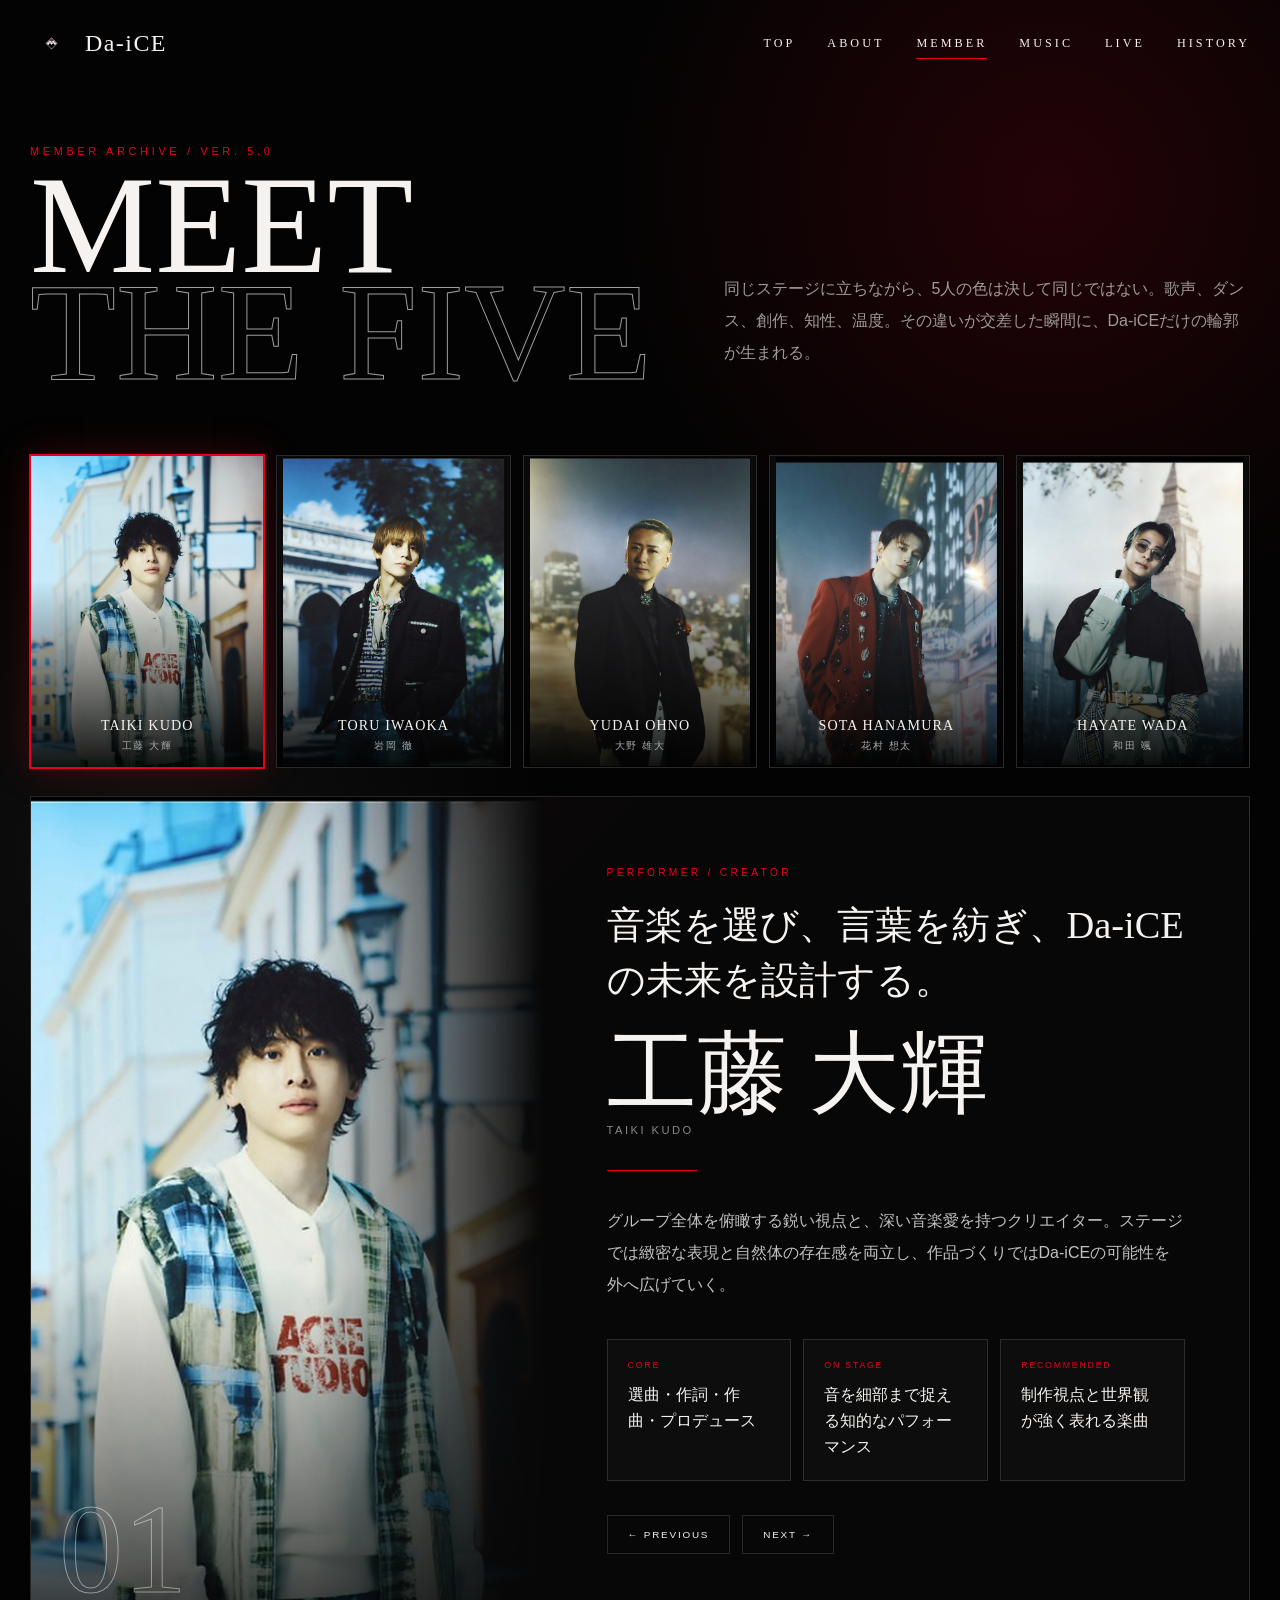
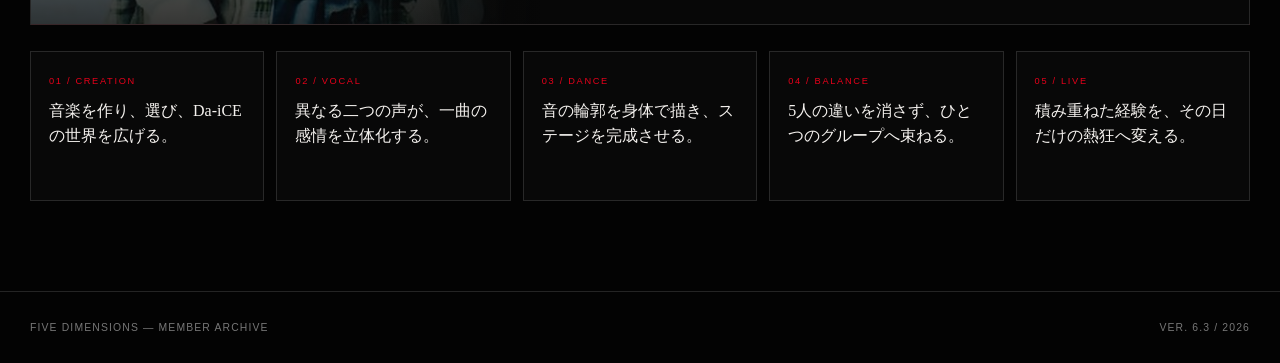
<file: members/index.html>
<!DOCTYPE html>
<html lang="ja">
<head>
  <meta charset="UTF-8">
  <meta name="viewport" content="width=device-width, initial-scale=1.0">
  <meta name="description" content="Da-iCEの5人を紹介する非公式ファンメイド・メンバーアーカイブ">
  <title>MEMBER ARCHIVE | FIVE DIMENSIONS</title>
  <link rel="stylesheet" href="../css/base.css">
  <link rel="stylesheet" href="../css/members.css">
</head>
<body>
  <nav class="site-nav scrolled">
    <div class="container nav-inner">
      <a href="../" class="nav-brand"><img src="../assets/logos/daice-symbol.png" alt=""><span>Da-iCE</span></a>
      <div class="nav-links" id="navLinks">
        <a href="../">TOP</a>
        <a href="../#about">ABOUT</a>
        <a class="active" href="./">MEMBER</a>
        <a href="../music/">MUSIC</a>
        <a href="../live/">LIVE</a>
        <a href="../#history">HISTORY</a>
      </div>
      <button class="menu-btn" id="menuBtn" aria-label="メニュー"><span></span><span></span><span></span></button>
    </div>
  </nav>

  <main class="members-page">
    <div class="container">
      <header class="members-hero reveal">
        <div>
          <div class="eyebrow">MEMBER ARCHIVE / VER. 5.0</div>
          <h1>MEET<br><span>THE FIVE</span></h1>
        </div>
        <p class="members-intro">同じステージに立ちながら、5人の色は決して同じではない。歌声、ダンス、創作、知性、温度。その違いが交差した瞬間に、Da-iCEだけの輪郭が生まれる。</p>
      </header>

      <section class="member-selector reveal">
        <button class="selector-card active" data-key="taiki">
          <img src="../assets/members-hq/taiki.jpg" alt="工藤大輝">
          <span class="selector-meta"><strong>TAIKI KUDO</strong><span>工藤 大輝</span></span>
        </button>
        <button class="selector-card" data-key="toru">
          <img src="../assets/members-hq/toru.jpg" alt="岩岡徹">
          <span class="selector-meta"><strong>TORU IWAOKA</strong><span>岩岡 徹</span></span>
        </button>
        <button class="selector-card" data-key="yudai">
          <img src="../assets/members-hq/yudai.jpg" alt="大野雄大">
          <span class="selector-meta"><strong>YUDAI OHNO</strong><span>大野 雄大</span></span>
        </button>
        <button class="selector-card" data-key="sota">
          <img src="../assets/members-hq/sota.jpg" alt="花村想太">
          <span class="selector-meta"><strong>SOTA HANAMURA</strong><span>花村 想太</span></span>
        </button>
        <button class="selector-card" data-key="hayate">
          <img src="../assets/members-hq/hayate.jpg" alt="和田颯">
          <span class="selector-meta"><strong>HAYATE WADA</strong><span>和田 颯</span></span>
        </button>
      </section>

      <section class="member-stage reveal" id="memberStage">
        <div class="stage-photo">
          <img id="stagePhoto" src="../assets/members-hq/taiki.jpg" alt="工藤大輝">
          <div class="stage-number" id="stageNumber">01</div>
        </div>
        <div class="stage-content">
          <div class="stage-role" id="stageRole">PERFORMER / CREATOR</div>
          <div class="stage-catch" id="stageCatch"></div>
          <h2 class="stage-name" id="stageName"></h2>
          <div class="stage-en" id="stageEn"></div>
          <div class="stage-divider"></div>
          <p class="stage-text" id="stageText"></p>

          <div class="stage-grid">
            <div class="stage-box"><small>CORE</small><strong id="stageCore"></strong></div>
            <div class="stage-box"><small>ON STAGE</small><strong id="stagePerformance"></strong></div>
            <div class="stage-box"><small>RECOMMENDED</small><strong id="stageRecommended"></strong></div>
          </div>

          <div class="stage-nav">
            <button id="stagePrev">← PREVIOUS</button>
            <button id="stageNext">NEXT →</button>
          </div>
        </div>
      </section>

      <section class="member-values reveal">
        <div class="value-card"><span>01 / CREATION</span><strong>音楽を作り、選び、Da-iCEの世界を広げる。</strong></div>
        <div class="value-card"><span>02 / VOCAL</span><strong>異なる二つの声が、一曲の感情を立体化する。</strong></div>
        <div class="value-card"><span>03 / DANCE</span><strong>音の輪郭を身体で描き、ステージを完成させる。</strong></div>
        <div class="value-card"><span>04 / BALANCE</span><strong>5人の違いを消さず、ひとつのグループへ束ねる。</strong></div>
        <div class="value-card"><span>05 / LIVE</span><strong>積み重ねた経験を、その日だけの熱狂へ変える。</strong></div>
      </section>
    </div>
  </main>

  <footer>
    <div class="container footer-inner">
      <span>FIVE DIMENSIONS — MEMBER ARCHIVE</span>
      <span>VER. 6.3 / 2026</span>
    </div>
  </footer>

  <script src="../js/main.js"></script>
  <script src="../js/members-page.js"></script>
</body>
</html>
</file>
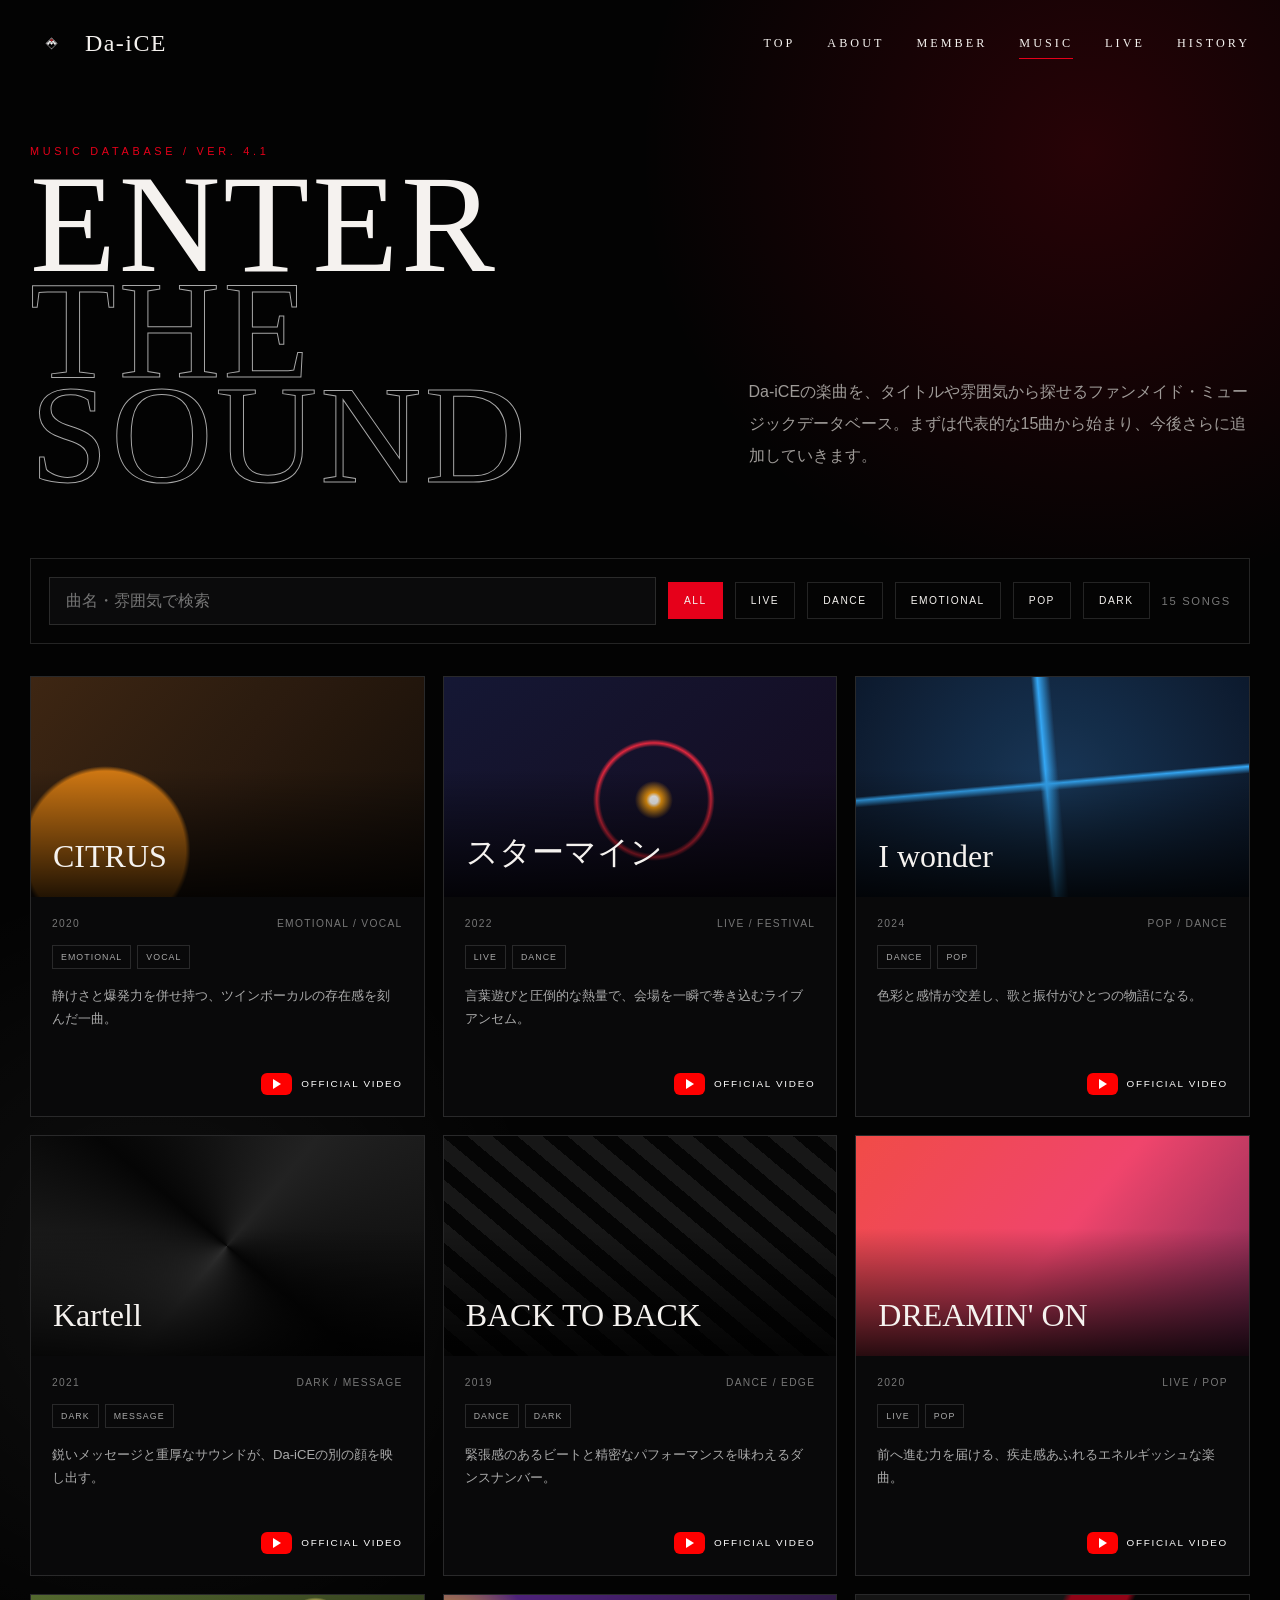
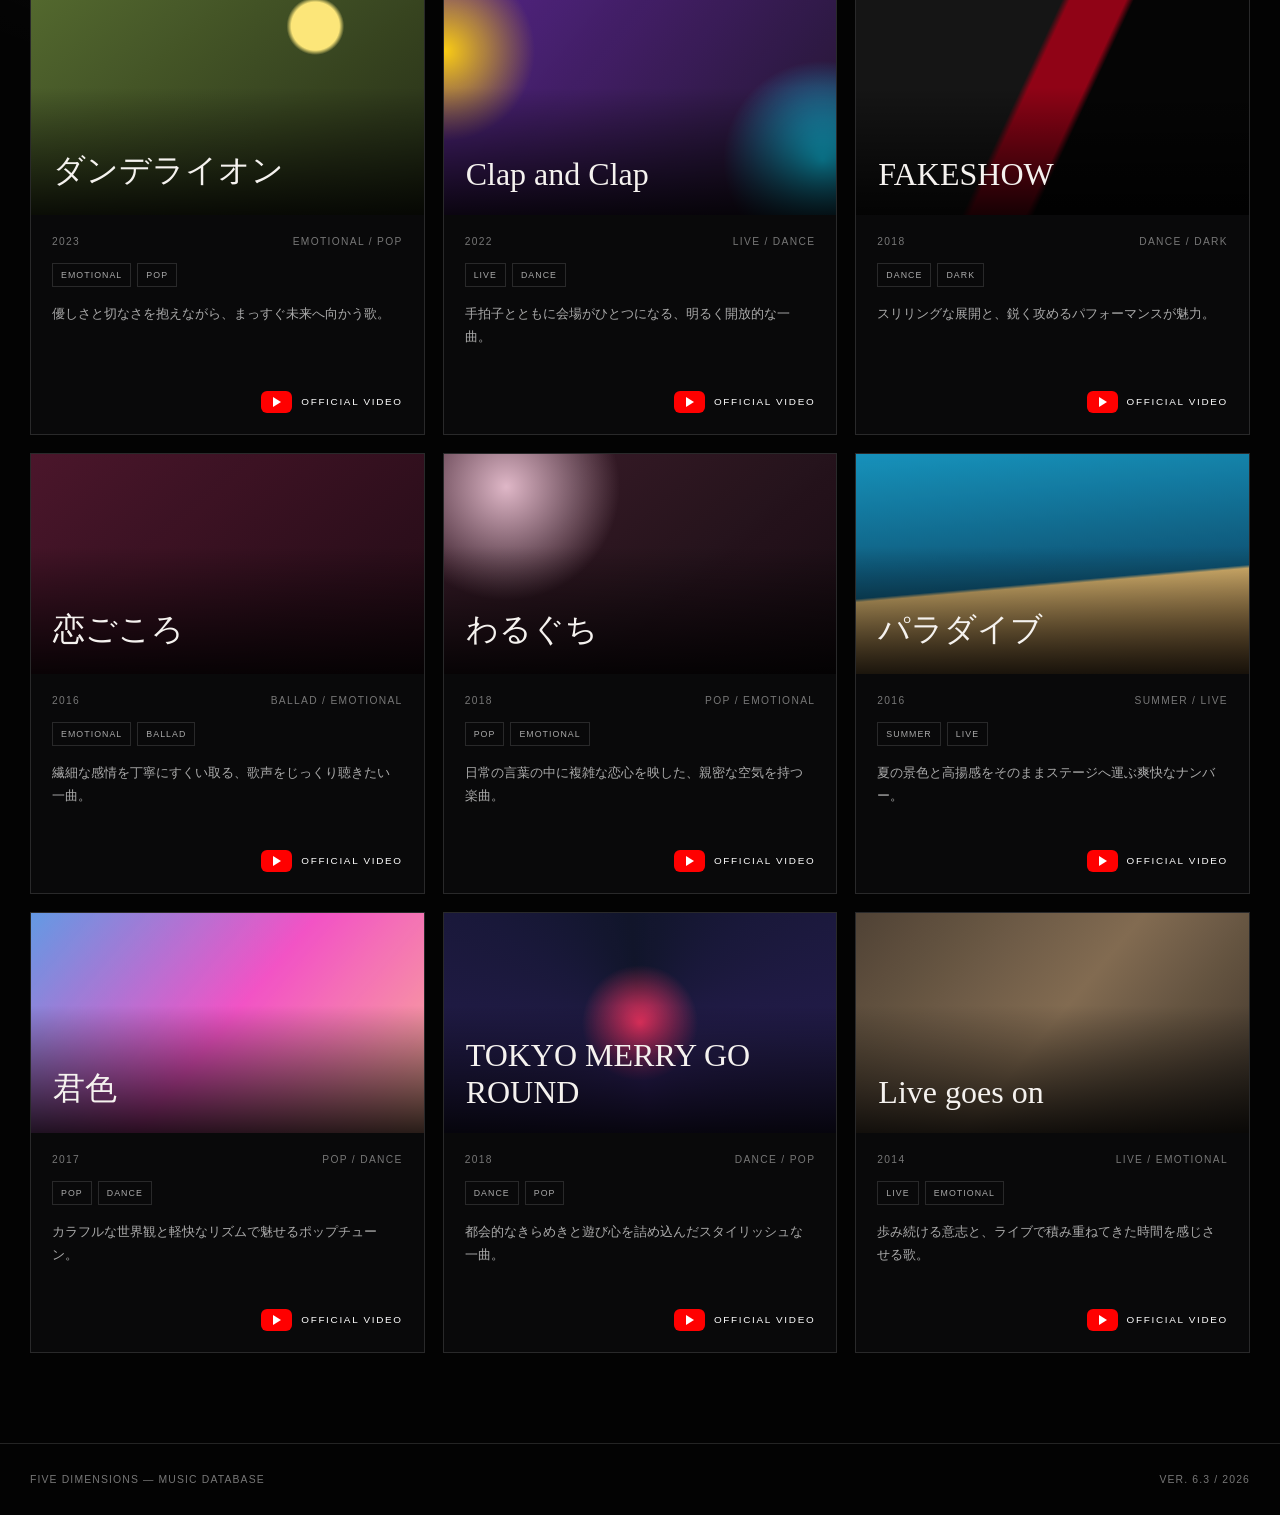
<file: music/index.html>
<!DOCTYPE html>
<html lang="ja">
<head>
  <meta charset="UTF-8">
  <meta name="viewport" content="width=device-width, initial-scale=1.0">
  <meta name="description" content="Da-iCE楽曲を検索・分類して楽しむ非公式ファンデータベース">
  <title>MUSIC DATABASE | FIVE DIMENSIONS</title>
  <link rel="stylesheet" href="../css/base.css">
  <link rel="stylesheet" href="../css/music.css">
</head>
<body>
  <nav class="site-nav scrolled">
    <div class="container nav-inner">
      <a href="../" class="nav-brand"><img src="../assets/logos/daice-symbol.png" alt=""><span>Da-iCE</span></a>
      <div class="nav-links" id="navLinks">
        <a href="../">TOP</a><a href="../#about">ABOUT</a><a href="../members/">MEMBER</a>
        <a class="active" href="./">MUSIC</a><a href="../live/">LIVE</a><a href="../#history">HISTORY</a>
      </div>
      <button class="menu-btn" id="menuBtn" aria-label="メニュー"><span></span><span></span><span></span></button>
    </div>
  </nav>

  <main class="music-page">
    <div class="container">
      <header class="music-hero reveal">
        <div><div class="eyebrow">MUSIC DATABASE / VER. 4.1</div><h1>ENTER<br><span>THE SOUND</span></h1></div>
        <p class="music-intro">Da-iCEの楽曲を、タイトルや雰囲気から探せるファンメイド・ミュージックデータベース。まずは代表的な15曲から始まり、今後さらに追加していきます。</p>
      </header>

      <section class="music-tools">
        <input id="songSearch" class="music-search" type="search" placeholder="曲名・雰囲気で検索">
        <button class="filter-btn active" data-filter="all">ALL</button>
        <button class="filter-btn" data-filter="live">LIVE</button>
        <button class="filter-btn" data-filter="dance">DANCE</button>
        <button class="filter-btn" data-filter="emotional">EMOTIONAL</button>
        <button class="filter-btn" data-filter="pop">POP</button>
        <button class="filter-btn" data-filter="dark">DARK</button>
        <span class="song-count" id="songCount">15 SONGS</span>
      </section>

      <div class="song-grid">
        <article class="song-card reveal" data-title="CITRUS" data-tags="emotional vocal">
      <div class="song-art" style="--art:radial-gradient(circle at 30% 65%,#d97706 0 16%,transparent 17%),linear-gradient(135deg,#4c2d13,#090706)"><h2>CITRUS</h2></div>
      <div class="song-info">
        <div class="song-meta"><span>2020</span><span>EMOTIONAL / VOCAL</span></div>
        <div class="song-tags"><span>EMOTIONAL</span><span>VOCAL</span></div>
        <p class="song-copy">静けさと爆発力を併せ持つ、ツインボーカルの存在感を刻んだ一曲。</p>
        <div class="song-actions"><span></span><a class="youtube-link" href="https://www.youtube.com/watch?v=ye1YacA8HvE" target="_blank" rel="noopener"><span class="youtube-icon"></span>OFFICIAL VIDEO</a></div>
      </div>
    </article><article class="song-card reveal" data-title="スターマイン" data-tags="live dance">
      <div class="song-art" style="--art:radial-gradient(circle at 52% 54%,#fff 0 1%,#ff9d00 2%,transparent 5%),radial-gradient(circle at 52% 54%,transparent 0 14%,#ef233c 15%,transparent 16%),linear-gradient(145deg,#151b3e,#140719)"><h2>スターマイン</h2></div>
      <div class="song-info">
        <div class="song-meta"><span>2022</span><span>LIVE / FESTIVAL</span></div>
        <div class="song-tags"><span>LIVE</span><span>DANCE</span></div>
        <p class="song-copy">言葉遊びと圧倒的な熱量で、会場を一瞬で巻き込むライブアンセム。</p>
        <div class="song-actions"><span></span><a class="youtube-link" href="https://www.youtube.com/watch?v=YB_St-YN3Y8" target="_blank" rel="noopener"><span class="youtube-icon"></span>OFFICIAL VIDEO</a></div>
      </div>
    </article><article class="song-card reveal" data-title="I wonder" data-tags="dance pop">
      <div class="song-art" style="--art:linear-gradient(90deg,transparent 48%,#2aa9ff 49%,transparent 51%),linear-gradient(transparent 48%,#2aa9ff 49%,transparent 51%),radial-gradient(circle,#15375c,#050713)"><h2>I wonder</h2></div>
      <div class="song-info">
        <div class="song-meta"><span>2024</span><span>POP / DANCE</span></div>
        <div class="song-tags"><span>DANCE</span><span>POP</span></div>
        <p class="song-copy">色彩と感情が交差し、歌と振付がひとつの物語になる。</p>
        <div class="song-actions"><span></span><a class="youtube-link" href="https://www.youtube.com/results?search_query=Da-iCE+I+wonder+official" target="_blank" rel="noopener"><span class="youtube-icon"></span>OFFICIAL VIDEO</a></div>
      </div>
    </article><article class="song-card reveal" data-title="Kartell" data-tags="dark message">
      <div class="song-art" style="--art:conic-gradient(from 45deg,#222,#060606,#353535,#050505,#222)"><h2>Kartell</h2></div>
      <div class="song-info">
        <div class="song-meta"><span>2021</span><span>DARK / MESSAGE</span></div>
        <div class="song-tags"><span>DARK</span><span>MESSAGE</span></div>
        <p class="song-copy">鋭いメッセージと重厚なサウンドが、Da-iCEの別の顔を映し出す。</p>
        <div class="song-actions"><span></span><a class="youtube-link" href="https://www.youtube.com/results?search_query=Da-iCE+Kartell+official" target="_blank" rel="noopener"><span class="youtube-icon"></span>OFFICIAL VIDEO</a></div>
      </div>
    </article><article class="song-card reveal" data-title="BACK TO BACK" data-tags="dance dark">
      <div class="song-art" style="--art:repeating-linear-gradient(45deg,#171717 0 14px,#050505 14px 28px)"><h2>BACK TO BACK</h2></div>
      <div class="song-info">
        <div class="song-meta"><span>2019</span><span>DANCE / EDGE</span></div>
        <div class="song-tags"><span>DANCE</span><span>DARK</span></div>
        <p class="song-copy">緊張感のあるビートと精密なパフォーマンスを味わえるダンスナンバー。</p>
        <div class="song-actions"><span></span><a class="youtube-link" href="https://www.youtube.com/results?search_query=Da-iCE+BACK+TO+BACK+official" target="_blank" rel="noopener"><span class="youtube-icon"></span>OFFICIAL VIDEO</a></div>
      </div>
    </article><article class="song-card reveal" data-title="DREAMIN' ON" data-tags="live pop">
      <div class="song-art" style="--art:linear-gradient(135deg,#ff4b2b,#ff416c,#35164a)"><h2>DREAMIN' ON</h2></div>
      <div class="song-info">
        <div class="song-meta"><span>2020</span><span>LIVE / POP</span></div>
        <div class="song-tags"><span>LIVE</span><span>POP</span></div>
        <p class="song-copy">前へ進む力を届ける、疾走感あふれるエネルギッシュな楽曲。</p>
        <div class="song-actions"><span></span><a class="youtube-link" href="https://www.youtube.com/results?search_query=Da-iCE+DREAMIN+ON+official" target="_blank" rel="noopener"><span class="youtube-icon"></span>OFFICIAL VIDEO</a></div>
      </div>
    </article><article class="song-card reveal" data-title="ダンデライオン" data-tags="emotional pop">
      <div class="song-art" style="--art:radial-gradient(circle at 65% 30%,#ffe66d 0 5%,transparent 6%),linear-gradient(145deg,#5f7a2f,#171d0e)"><h2>ダンデライオン</h2></div>
      <div class="song-info">
        <div class="song-meta"><span>2023</span><span>EMOTIONAL / POP</span></div>
        <div class="song-tags"><span>EMOTIONAL</span><span>POP</span></div>
        <p class="song-copy">優しさと切なさを抱えながら、まっすぐ未来へ向かう歌。</p>
        <div class="song-actions"><span></span><a class="youtube-link" href="https://www.youtube.com/results?search_query=Da-iCE+ダンデライオン+official" target="_blank" rel="noopener"><span class="youtube-icon"></span>OFFICIAL VIDEO</a></div>
      </div>
    </article><article class="song-card reveal" data-title="Clap and Clap" data-tags="live dance">
      <div class="song-art" style="--art:radial-gradient(circle at 20% 30%,#ffcc00,transparent 16%),radial-gradient(circle at 78% 70%,#00d4ff,transparent 18%),linear-gradient(135deg,#6725aa,#111)"><h2>Clap and Clap</h2></div>
      <div class="song-info">
        <div class="song-meta"><span>2022</span><span>LIVE / DANCE</span></div>
        <div class="song-tags"><span>LIVE</span><span>DANCE</span></div>
        <p class="song-copy">手拍子とともに会場がひとつになる、明るく開放的な一曲。</p>
        <div class="song-actions"><span></span><a class="youtube-link" href="https://www.youtube.com/results?search_query=Da-iCE+Clap+and+Clap+official" target="_blank" rel="noopener"><span class="youtube-icon"></span>OFFICIAL VIDEO</a></div>
      </div>
    </article><article class="song-card reveal" data-title="FAKESHOW" data-tags="dance dark">
      <div class="song-art" style="--art:linear-gradient(120deg,#151515 0 45%,#9c0015 46% 53%,#050505 54%)"><h2>FAKESHOW</h2></div>
      <div class="song-info">
        <div class="song-meta"><span>2018</span><span>DANCE / DARK</span></div>
        <div class="song-tags"><span>DANCE</span><span>DARK</span></div>
        <p class="song-copy">スリリングな展開と、鋭く攻めるパフォーマンスが魅力。</p>
        <div class="song-actions"><span></span><a class="youtube-link" href="https://www.youtube.com/results?search_query=Da-iCE+FAKESHOW+official" target="_blank" rel="noopener"><span class="youtube-icon"></span>OFFICIAL VIDEO</a></div>
      </div>
    </article><article class="song-card reveal" data-title="恋ごころ" data-tags="emotional ballad">
      <div class="song-art" style="--art:linear-gradient(145deg,#5b1832,#170710)"><h2>恋ごころ</h2></div>
      <div class="song-info">
        <div class="song-meta"><span>2016</span><span>BALLAD / EMOTIONAL</span></div>
        <div class="song-tags"><span>EMOTIONAL</span><span>BALLAD</span></div>
        <p class="song-copy">繊細な感情を丁寧にすくい取る、歌声をじっくり聴きたい一曲。</p>
        <div class="song-actions"><span></span><a class="youtube-link" href="https://www.youtube.com/results?search_query=Da-iCE+恋ごころ+official" target="_blank" rel="noopener"><span class="youtube-icon"></span>OFFICIAL VIDEO</a></div>
      </div>
    </article><article class="song-card reveal" data-title="わるぐち" data-tags="pop emotional">
      <div class="song-art" style="--art:radial-gradient(circle at 30% 25%,#e2b6c8,transparent 22%),linear-gradient(145deg,#4a2034,#0b0709)"><h2>わるぐち</h2></div>
      <div class="song-info">
        <div class="song-meta"><span>2018</span><span>POP / EMOTIONAL</span></div>
        <div class="song-tags"><span>POP</span><span>EMOTIONAL</span></div>
        <p class="song-copy">日常の言葉の中に複雑な恋心を映した、親密な空気を持つ楽曲。</p>
        <div class="song-actions"><span></span><a class="youtube-link" href="https://www.youtube.com/results?search_query=Da-iCE+わるぐち+official" target="_blank" rel="noopener"><span class="youtube-icon"></span>OFFICIAL VIDEO</a></div>
      </div>
    </article><article class="song-card reveal" data-title="パラダイブ" data-tags="summer live">
      <div class="song-art" style="--art:linear-gradient(#0caadc,#085579 55%,#e7bc6b 56%,#6c431f)"><h2>パラダイブ</h2></div>
      <div class="song-info">
        <div class="song-meta"><span>2016</span><span>SUMMER / LIVE</span></div>
        <div class="song-tags"><span>SUMMER</span><span>LIVE</span></div>
        <p class="song-copy">夏の景色と高揚感をそのままステージへ運ぶ爽快なナンバー。</p>
        <div class="song-actions"><span></span><a class="youtube-link" href="https://www.youtube.com/results?search_query=Da-iCE+パラダイブ+official" target="_blank" rel="noopener"><span class="youtube-icon"></span>OFFICIAL VIDEO</a></div>
      </div>
    </article><article class="song-card reveal" data-title="君色" data-tags="pop dance">
      <div class="song-art" style="--art:linear-gradient(135deg,#00c6ff,#ff4ecd,#ffe66d)"><h2>君色</h2></div>
      <div class="song-info">
        <div class="song-meta"><span>2017</span><span>POP / DANCE</span></div>
        <div class="song-tags"><span>POP</span><span>DANCE</span></div>
        <p class="song-copy">カラフルな世界観と軽快なリズムで魅せるポップチューン。</p>
        <div class="song-actions"><span></span><a class="youtube-link" href="https://www.youtube.com/results?search_query=Da-iCE+君色+official" target="_blank" rel="noopener"><span class="youtube-icon"></span>OFFICIAL VIDEO</a></div>
      </div>
    </article><article class="song-card reveal" data-title="TOKYO MERRY GO ROUND" data-tags="dance pop">
      <div class="song-art" style="--art:radial-gradient(circle at 50% 50%,#ff2e63,transparent 16%),conic-gradient(#10152c,#302067,#10152c)"><h2>TOKYO MERRY GO ROUND</h2></div>
      <div class="song-info">
        <div class="song-meta"><span>2018</span><span>DANCE / POP</span></div>
        <div class="song-tags"><span>DANCE</span><span>POP</span></div>
        <p class="song-copy">都会的なきらめきと遊び心を詰め込んだスタイリッシュな一曲。</p>
        <div class="song-actions"><span></span><a class="youtube-link" href="https://www.youtube.com/results?search_query=Da-iCE+TOKYO+MERRY+GO+ROUND+official" target="_blank" rel="noopener"><span class="youtube-icon"></span>OFFICIAL VIDEO</a></div>
      </div>
    </article><article class="song-card reveal" data-title="Live goes on" data-tags="live emotional">
      <div class="song-art" style="--art:linear-gradient(135deg,#332b24,#846b4e,#111)"><h2>Live goes on</h2></div>
      <div class="song-info">
        <div class="song-meta"><span>2014</span><span>LIVE / EMOTIONAL</span></div>
        <div class="song-tags"><span>LIVE</span><span>EMOTIONAL</span></div>
        <p class="song-copy">歩み続ける意志と、ライブで積み重ねてきた時間を感じさせる歌。</p>
        <div class="song-actions"><span></span><a class="youtube-link" href="https://www.youtube.com/results?search_query=Da-iCE+Live+goes+on+official" target="_blank" rel="noopener"><span class="youtube-icon"></span>OFFICIAL VIDEO</a></div>
      </div>
    </article>
      </div>
      <div class="no-results" id="noResults">条件に一致する楽曲が見つかりませんでした。</div>
    </div>
  </main>

  <footer><div class="container footer-inner"><span>FIVE DIMENSIONS — MUSIC DATABASE</span><span>VER. 6.3 / 2026</span></div></footer>
  <script src="../js/main.js"></script>
  <script src="../js/music.js"></script>
</body>
</html>
</file>
<file: css/base.css>
:root{
  --bg:#030303;
  --panel:#0b0b0c;
  --panel-2:#111113;
  --text:#f5f2ef;
  --muted:#9f9b98;
  --line:rgba(255,255,255,.13);
  --red:#e6001a;
  --red-soft:rgba(230,0,26,.24);
  --serif:"Times New Roman","Yu Mincho","Hiragino Mincho ProN",serif;
  --sans:Inter,"Helvetica Neue","Noto Sans JP",Arial,sans-serif;
}
*{box-sizing:border-box}
html{scroll-behavior:smooth}
body{
  margin:0;
  background:var(--bg);
  color:var(--text);
  font-family:var(--sans);
  overflow-x:hidden;
}
body.lock{overflow:hidden}
a{color:inherit;text-decoration:none}
button,input{font:inherit}
button{color:inherit}
img{display:block;max-width:100%}
::selection{background:var(--red);color:#fff}
.container{width:min(1220px,calc(100% - 42px));margin:auto}
.section{padding:110px 0;position:relative}
.eyebrow{font-size:.68rem;letter-spacing:.34em;color:var(--red);text-transform:uppercase}
.section-title{
  font-family:var(--serif);
  font-size:clamp(2.8rem,7vw,6.4rem);
  font-weight:400;line-height:.9;letter-spacing:.07em;margin:15px 0 0
}
.section-head{display:flex;align-items:end;justify-content:space-between;gap:45px;margin-bottom:48px}
.lead{max-width:560px;color:var(--muted);line-height:2;font-size:.94rem}
.reveal{opacity:0;transform:translateY(34px);transition:opacity .85s,transform .85s}
.reveal.show{opacity:1;transform:none}

/* Navigation */
.site-nav{
  position:fixed;top:0;left:0;right:0;z-index:100;
  border-bottom:1px solid transparent;transition:.3s;
}
.site-nav.scrolled{
  background:rgba(2,2,2,.9);backdrop-filter:blur(15px);
  border-color:var(--line);
}
.nav-inner{height:86px;display:flex;align-items:center;justify-content:space-between}
.nav-brand{display:flex;align-items:center;gap:12px}
.nav-brand img{width:43px;height:43px;object-fit:contain}
.nav-brand span{font-family:var(--serif);font-size:1.5rem;letter-spacing:.06em}
.nav-links{display:flex;align-items:center;gap:32px}
.nav-links a{
  font-family:var(--serif);font-size:.76rem;letter-spacing:.25em;
  position:relative;padding:8px 0;
}
.nav-links a::after{
  content:"";position:absolute;left:0;bottom:0;width:0;height:1px;
  background:var(--red);transition:.25s;
}
.nav-links a:hover::after,.nav-links a.active::after{width:100%}
.menu-btn{display:none;background:none;border:0;width:40px;height:40px;position:relative;cursor:pointer}
.menu-btn span{position:absolute;left:7px;width:26px;height:1px;background:#fff;transition:.3s}
.menu-btn span:nth-child(1){top:13px}.menu-btn span:nth-child(2){top:20px}.menu-btn span:nth-child(3){top:27px}
.menu-btn.open span:nth-child(1){transform:translateY(7px) rotate(45deg)}
.menu-btn.open span:nth-child(2){opacity:0}
.menu-btn.open span:nth-child(3){transform:translateY(-7px) rotate(-45deg)}

footer{padding:30px 0;border-top:1px solid var(--line);font-size:.65rem;color:#777;letter-spacing:.11em}
.footer-inner{display:flex;justify-content:space-between;gap:20px}

@media(max-width:820px){
  .section-head{align-items:flex-start;flex-direction:column}
}
@media(max-width:720px){
  .container{width:min(100% - 24px,1220px)}
  .section{padding:84px 0}
  .nav-links{
    position:fixed;inset:86px 0 auto 0;background:rgba(2,2,2,.98);
    border-bottom:1px solid var(--line);display:flex;flex-direction:column;
    gap:0;transform:translateY(-130%);transition:.35s;
  }
  .nav-links.open{transform:none}
  .nav-links a{width:100%;padding:22px;text-align:center;border-top:1px solid var(--line)}
  .menu-btn{display:block}
  .footer-inner{flex-direction:column}
}
</file>
<file: css/members.css>
.members-page{
  min-height:100svh;
  padding:145px 0 90px;
  background:
    radial-gradient(circle at 82% 10%,rgba(230,0,26,.14),transparent 28rem),
    radial-gradient(circle at 12% 45%,rgba(255,255,255,.05),transparent 25rem),
    #030303;
}
.members-hero{
  display:grid;
  grid-template-columns:1.1fr .9fr;
  gap:50px;
  align-items:end;
  margin-bottom:70px;
}
.members-hero h1{
  margin:14px 0 0;
  font-family:var(--serif);
  font-size:clamp(4rem,11vw,10rem);
  font-weight:400;
  line-height:.76;
}
.members-hero h1 span{
  display:block;
  color:transparent;
  -webkit-text-stroke:1px rgba(255,255,255,.62);
}
.members-intro{
  max-width:560px;
  color:var(--muted);
  line-height:2;
}
.member-selector{
  display:grid;
  grid-template-columns:repeat(5,1fr);
  gap:12px;
  margin-bottom:28px;
}
.selector-card{
  position:relative;
  aspect-ratio:3/4;
  overflow:hidden;
  border:1px solid var(--line);
  background:#0a0a0a;
  cursor:pointer;
  transition:.3s;
}
.selector-card::after{
  content:"";
  position:absolute;
  inset:0;
  background:linear-gradient(to top,rgba(0,0,0,.92),transparent 60%);
}
.selector-card img{
  width:100%;
  height:100%;
  object-fit:cover;
  object-position:center top;
  transition:.4s;
}
.selector-card:hover img,
.selector-card.active img{
  transform:scale(1.055);
}
.selector-card.active{
  border-color:var(--accent,#e6001a);
  box-shadow:0 0 0 1px var(--accent,#e6001a),0 0 35px color-mix(in srgb,var(--accent,#e6001a) 25%,transparent);
}
.selector-meta{
  position:absolute;
  z-index:2;
  left:15px;
  right:15px;
  bottom:14px;
}
.selector-meta strong{
  display:block;
  font-family:var(--serif);
  font-weight:400;
  font-size:.88rem;
  letter-spacing:.08em;
}
.selector-meta span{
  display:block;
  margin-top:5px;
  color:#aaa;
  font-size:.62rem;
  letter-spacing:.16em;
}
.member-stage{
  --accent:#e6001a;
  display:grid;
  grid-template-columns:minmax(330px,42%) 1fr;
  min-height:680px;
  border:1px solid var(--line);
  background:
    linear-gradient(135deg,color-mix(in srgb,var(--accent) 9%,transparent),transparent 32%),
    #070707;
  overflow:hidden;
}
.stage-photo{
  position:relative;
  min-height:680px;
  overflow:hidden;
}
.stage-photo img{
  width:100%;
  height:100%;
  object-fit:cover;
  object-position:center top;
}
.stage-photo::after{
  content:"";
  position:absolute;
  inset:0;
  background:
    linear-gradient(90deg,transparent 55%,#070707 100%),
    linear-gradient(to top,rgba(0,0,0,.78),transparent 43%);
}
.stage-number{
  position:absolute;
  z-index:2;
  left:28px;
  bottom:24px;
  font-family:var(--serif);
  font-size:clamp(5rem,10vw,9rem);
  line-height:.8;
  color:transparent;
  -webkit-text-stroke:1px rgba(255,255,255,.45);
}
.stage-content{
  padding:70px clamp(32px,5vw,75px);
  display:flex;
  flex-direction:column;
  justify-content:center;
}
.stage-role{
  color:var(--accent);
  font-size:.64rem;
  letter-spacing:.32em;
}
.stage-catch{
  margin:20px 0 26px;
  font-family:var(--serif);
  font-size:clamp(1.5rem,3vw,2.7rem);
  line-height:1.45;
}
.stage-name{
  margin:0;
  font-family:var(--serif);
  font-size:clamp(3.4rem,7vw,7rem);
  font-weight:400;
  line-height:.88;
}
.stage-en{
  margin-top:10px;
  color:#888;
  font-size:.7rem;
  letter-spacing:.22em;
}
.stage-divider{
  width:90px;
  height:1px;
  background:var(--accent);
  margin:34px 0;
}
.stage-text{
  max-width:760px;
  margin:0;
  color:#c2c2c2;
  line-height:2;
}
.stage-grid{
  display:grid;
  grid-template-columns:repeat(3,1fr);
  gap:12px;
  margin-top:38px;
}
.stage-box{
  min-height:138px;
  border:1px solid var(--line);
  padding:20px;
  background:rgba(255,255,255,.025);
}
.stage-box small{
  display:block;
  margin-bottom:12px;
  color:var(--accent);
  font-size:.55rem;
  letter-spacing:.2em;
}
.stage-box strong{
  font-family:var(--serif);
  font-size:1.02rem;
  font-weight:400;
  line-height:1.6;
}
.stage-nav{
  display:flex;
  gap:12px;
  margin-top:34px;
}
.stage-nav button{
  padding:13px 20px;
  border:1px solid var(--line);
  background:transparent;
  cursor:pointer;
  font-size:.62rem;
  letter-spacing:.18em;
  transition:.25s;
}
.stage-nav button:hover{
  border-color:var(--accent);
  color:var(--accent);
}
.member-values{
  display:grid;
  grid-template-columns:repeat(5,1fr);
  gap:12px;
  margin-top:26px;
}
.value-card{
  border:1px solid var(--line);
  padding:24px 18px;
  min-height:150px;
  background:#080808;
}
.value-card span{
  display:block;
  color:var(--red);
  font-size:.58rem;
  letter-spacing:.18em;
  margin-bottom:13px;
}
.value-card strong{
  font-family:var(--serif);
  font-weight:400;
  line-height:1.55;
}

@media(max-width:980px){
  .member-selector{grid-template-columns:repeat(3,1fr)}
  .member-stage{grid-template-columns:1fr}
  .stage-photo{min-height:620px}
  .stage-grid{grid-template-columns:1fr}
  .member-values{grid-template-columns:repeat(2,1fr)}
  .members-hero{grid-template-columns:1fr}
}
@media(max-width:640px){
  .member-selector{grid-template-columns:1fr 1fr}
  .stage-photo{min-height:520px}
  .stage-content{padding:48px 24px 60px}
  .member-values{grid-template-columns:1fr}
}
</file>
<file: css/music.css>
.music-page{
  min-height:100svh;
  padding:145px 0 90px;
  background:
    radial-gradient(circle at 85% 5%,rgba(230,0,26,.16),transparent 28rem),
    radial-gradient(circle at 12% 42%,rgba(255,255,255,.05),transparent 25rem),
    #030303;
}
.music-hero{display:grid;grid-template-columns:1.15fr .85fr;gap:40px;align-items:end;margin-bottom:70px}
.music-hero h1{
  font-family:var(--serif);font-size:clamp(4rem,11vw,10rem);
  font-weight:400;line-height:.75;letter-spacing:.02em;margin:14px 0 0;
}
.music-hero h1 span{display:block;color:transparent;-webkit-text-stroke:1px rgba(255,255,255,.65)}
.music-intro{color:var(--muted);line-height:2;max-width:540px}
.music-tools{
  position:sticky;top:86px;z-index:20;
  display:flex;gap:12px;align-items:center;flex-wrap:wrap;
  padding:18px;margin-bottom:32px;
  background:rgba(5,5,5,.88);border:1px solid var(--line);
  backdrop-filter:blur(15px);
}
.music-search{
  flex:1;min-width:220px;
  background:#0b0b0c;border:1px solid var(--line);
  color:#fff;padding:14px 16px;outline:none;
}
.music-search:focus{border-color:var(--red)}
.filter-btn{
  border:1px solid var(--line);background:transparent;
  padding:12px 15px;cursor:pointer;font-size:.64rem;letter-spacing:.15em;
  transition:.25s;
}
.filter-btn:hover,.filter-btn.active{background:var(--red);border-color:var(--red)}
.song-count{margin-left:auto;color:#777;font-size:.7rem;letter-spacing:.15em}
.song-grid{display:grid;grid-template-columns:repeat(3,1fr);gap:18px}
.song-card{
  position:relative;min-height:360px;overflow:hidden;
  border:1px solid var(--line);background:#09090a;
  transition:.35s;
}
.song-card.hide{display:none}
.song-card:hover{transform:translateY(-7px);border-color:rgba(230,0,26,.8)}
.song-art{height:220px;position:relative;display:flex;align-items:flex-end;padding:22px;overflow:hidden}
.song-art::before{
  content:"";position:absolute;inset:-20%;
  background:var(--art);
  filter:saturate(.9);transform:rotate(-5deg) scale(1.15);
}
.song-art::after{content:"";position:absolute;inset:0;background:linear-gradient(to top,rgba(0,0,0,.84),transparent 58%)}
.song-art h2{position:relative;z-index:2;font-family:var(--serif);font-size:2rem;font-weight:400;margin:0}
.song-info{padding:21px}
.song-meta{display:flex;justify-content:space-between;gap:12px;color:#777;font-size:.64rem;letter-spacing:.13em}
.song-tags{display:flex;gap:6px;flex-wrap:wrap;margin:16px 0}
.song-tags span{border:1px solid var(--line);padding:6px 8px;color:#aaa;font-size:.55rem;letter-spacing:.12em}
.song-copy{color:#aaa;line-height:1.75;font-size:.82rem;min-height:70px}
.song-actions{display:flex;align-items:center;justify-content:space-between;margin-top:18px}
.youtube-link{display:inline-flex;align-items:center;gap:9px;color:#fff;font-size:.62rem;letter-spacing:.17em}
.youtube-icon{width:31px;height:22px;border-radius:6px;background:#f00;position:relative}
.youtube-icon::after{content:"";position:absolute;left:12px;top:6px;border-left:8px solid #fff;border-top:5px solid transparent;border-bottom:5px solid transparent}
.no-results{display:none;border:1px solid var(--line);padding:55px;text-align:center;color:#888}
.no-results.show{display:block}

@media(max-width:960px){
  .song-grid{grid-template-columns:repeat(2,1fr)}
  .music-hero{grid-template-columns:1fr}
}
@media(max-width:640px){
  .song-grid{grid-template-columns:1fr}
  .music-tools{position:relative;top:auto}
  .song-count{width:100%;margin-left:0}
}
</file>
